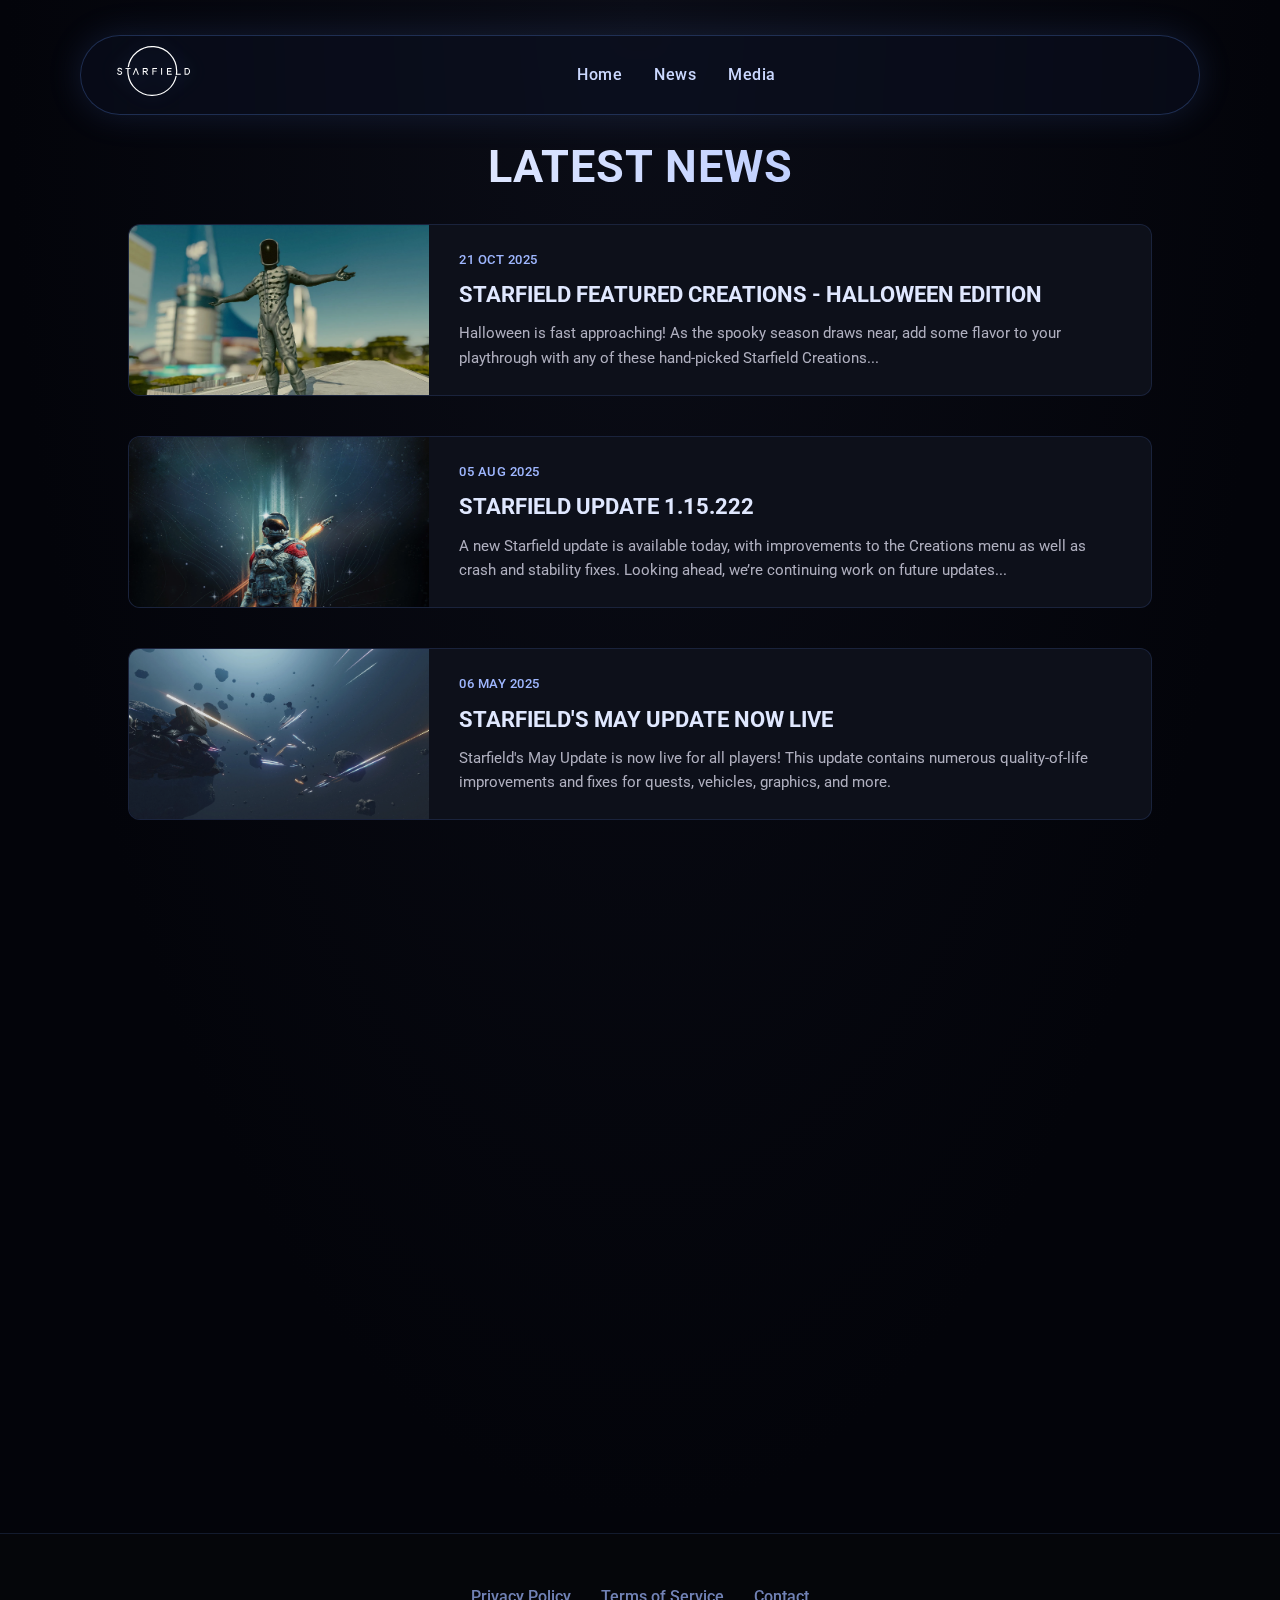
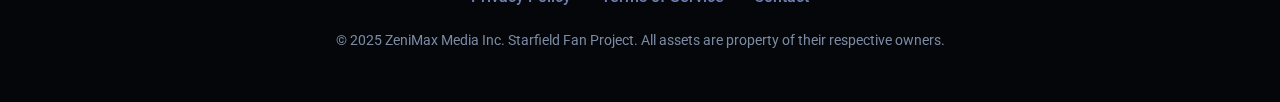
<file: pages/news.html>
<!DOCTYPE html>
<html lang="en">
<head>
    <meta charset="UTF-8" />
    <meta name="viewport" content="width=device-width, initial-scale=1.0" />
    <title>Starfield - News</title>

    <link rel="stylesheet" href="../css/base.css">
    <link rel="stylesheet" href="../css/navbar.css">
    <link rel="stylesheet" href="../css/style.css">
    <link rel="stylesheet" href="../css/factions.css">
    <link rel="stylesheet" href="../css/news.css">
    <link rel="stylesheet" href="../css/footer.css">

    <script src="../js/main.js" defer></script>
</head>

<body>
    <header class="navbar" id="navbar"></header>

    <section class="news-page">
        <div class="news-container">
            <h1 class="section-title">Latest News</h1>

            <div class="news-grid">

                <article class="news-card fade-up">
                    <div class="news-card-image">
                        <img src="../asset/img/news/Starfield_LargeHero_HalloweenCreations.webp" alt="Halloween Creations">
                    </div>
                    <div class="news-card-content">
                        <span class="news-card-date">21 OCT 2025</span>
                        <h3>STARFIELD FEATURED CREATIONS - HALLOWEEN EDITION</h3>
                        <p>Halloween is fast approaching! As the spooky season draws near, add some flavor to your playthrough with any of these hand-picked Starfield Creations...</p>
                    </div>
                </article>

                <article class="news-card fade-up">
                    <div class="news-card-image">
                        <img src="../asset/img/news/LargeHero_SF_LaunchPrep_Banner.webp" alt="August Update">
                    </div>
                    <div class="news-card-content">
                        <span class="news-card-date">05 AUG 2025</span>
                        <h3>STARFIELD UPDATE 1.15.222</h3>
                        <p>A new Starfield update is available today, with improvements to the Creations menu as well as crash and stability fixes. Looking ahead, we’re continuing work on future updates...</p>
                    </div>
                </article>

                <article class="news-card fade-up">
                    <div class="news-card-image">
                        <img src="../asset/img/news/LargeHero_WatchTower.webp" alt="May Update">
                    </div>
                    <div class="news-card-content">
                        <span class="news-card-date">06 MAY 2025</span>
                        <h3>STARFIELD'S MAY UPDATE NOW LIVE</h3>
                        <p>Starfield's May Update is now live for all players! This update contains numerous quality-of-life improvements and fixes for quests, vehicles, graphics, and more.</p>
                    </div>
                </article>

                <article class="news-card fade-up">
                    <div class="news-card-image">
                        <img src="../asset/img/news/Starfield_LonestarLunarPartnership_1920x1080.webp" alt="Starfield x Lonestar">
                    </div>
                    <div class="news-card-content">
                        <span class="news-card-date">07 FEB 2025</span>
                        <h3>STARFIELD X LONESTAR</h3>
                        <p>This year, Starfield and Lonestar are partnering to invite one lucky fan to witness the launch of Lonestar’s Freedom mission, the first off-planetary data center on the Moon. Learn more...</p>
                    </div>
                </article>

                <article class="news-card fade-up">
                    <div class="news-card-image">
                        <img src="../asset/img/news/LargeHero_Starfield_NovUpdate_Banner.webp" alt="November Update">
                    </div>
                    <div class="news-card-content">
                        <span class="news-card-date">19 NOV 2024</span>
                        <h3>STARFIELD'S NOVEMBER UPDATE IS NOW LIVE</h3>
                        <p>A new update for Starfield goes live today. With this update comes two new free Creations, including a brand-new land vehicle, improvements and fixes to Starfield...</p>
                    </div>
                </article>

                <article class="news-card fade-up">
                    <div class="news-card-image">
                        <img src="../asset/img/news/LargeHero_Starfield_Nov_Banner.webp " alt="Shattered Space Expansion">
                    </div>
                    <div class="news-card-content">
                        <span class="news-card-date">30 SEP 2024</span>
                        <h3>STARFIELD'S SHATTERED SPACE EXPANSION IS AVAILABLE NOW</h3>
                        <p>Shattered Space is available now! Check out the launch trailer here.</p>
                    </div>
                </article>

            </div>
        </div>
    </section>

    <footer class="footer" id="footer-placeholder"></footer>


</body>
</html>
</file>
<file: css/navbar.css>
/* ================= NAVBAR ================= */

.nav-container {
  pointer-events: none;
  display: flex;
  justify-content: center;
  position: fixed;
  top: 35px;
  width: 100%;
  z-index: 1000;
  transition: top 0.4s ease;
}

.nav-container.nav-scrolled {
  top: 10px;
}

/* === NAV INNER === */
.nav-inner {
  pointer-events: all;
  display: flex;
  justify-content: space-between;
  align-items: center;

  margin-inline: auto;
  padding: 14px 36px;
  width: calc(100% - 160px);
  max-width: 1280px;
  height: 80px;

  background: rgba(12, 15, 30, 0.5);
  backdrop-filter: blur(16px) saturate(160%);
  border: 1px solid rgba(100, 150, 255, 0.25);
  border-radius: 50px;

  box-shadow: 0 0 35px rgba(100, 150, 255, 0.15);
  transition: all 0.4s ease;
}

.nav-inner:hover {
  border-color: rgba(140, 180, 255, 0.4);
  box-shadow: 0 0 25px rgba(100, 150, 255, 0.25);
}

/* === NAVBAR LOGO === */
.nav-left .logo {
  display: flex;
  align-items: center;
  gap: 10px;
}

.logo-icon {
  width: auto;
  height: 50px;
  filter: invert(100%) drop-shadow(0 0 10px rgba(120, 180, 255, 0.4));
}

.logo span {
  font-size: 1.3rem;
  font-weight: 600;
  color: #dbe9ff;
  text-shadow: 0 0 12px rgba(80, 130, 255, 0.4);
}

/* === NAV LINKS === */
.nav-links {
  display: flex;
  list-style: none;
  gap: 32px;
}

.nav-links a {
  text-decoration: none;
  color: #cbd8ff;
  font-weight: 500;
  letter-spacing: 0.5px;
  transition: 0.3s ease;
  position: relative;
}

.nav-links a::after {
  content: "";
  position: absolute;
  bottom: -6px;
  left: 0;
  width: 0%;
  height: 2px;
  background: linear-gradient(90deg, #7aa2ff, #c4e1ff);
  border-radius: 4px;
  transition: width 0.9s ease;
}

.nav-links a:hover {
  color: #ffffff;
  text-shadow: 0 0 6px rgba(120, 180, 255, 0.5);
}

.nav-links a:hover::after {
  width: 100%;
}

/* === RESPONSIVE (MOBILE) === */
.menu-toggle {
  display: none;
  flex-direction: column;
  gap: 5px;
  cursor: pointer;
  z-index: 1001;
}

.menu-toggle .bar {
  width: 25px;
  height: 3px;
  background-color: #cbd8ff;
  border-radius: 3px;
  transition: all 0.3s ease;
}

@media (max-width: 900px) {
  .menu-toggle {
    display: flex;
  }

  .nav-links {
    display: none;
    position: absolute;
    top: 80px;
    left: 0;
    right: 0;
    width: 90%;
    margin-inline: auto;

    flex-direction: column;
    align-items: center;
    gap: 20px;
    padding: 30px 20px;

    background: rgba(20, 25, 50, 0.9);
    backdrop-filter: blur(10px) saturate(160%);
    border: 1px solid rgba(140, 180, 255, 0.4);
    border-radius: 20px;
  }

  .nav-links.active {
    display: flex;
  }

  .menu-toggle.active .bar:nth-child(1) {
    transform: translateY(8px) rotate(45deg);
  }
  .menu-toggle.active .bar:nth-child(2) {
    opacity: 0;
  }
  .menu-toggle.active .bar:nth-child(3) {
    transform: translateY(-8px) rotate(-45deg);
  }
}
</file>
<file: css/style.css>
/* ===============================
   🌌 STYLE.CSS – STARFIELD MAIN PAGE
   =============================== */

/* ===== HERO SECTION ===== */
.hero {
  position: relative;
  height: 100vh;
  overflow: hidden;
  display: flex;
  align-items: center;
  justify-content: center;
  text-align: center;
}

.hero-video {
  position: absolute;
  top: 0;
  left: 0;
  width: 100%;
  height: 100%;
  object-fit: cover;
  z-index: 0;
}

.hero::after {
  content: "";
  position: absolute;
  bottom: 0;
  left: 0;
  width: 100%;
  height: 200px;
  background: linear-gradient(to top, #0b0d15 0%, transparent 100%);
  z-index: 1;
  pointer-events: none;
}

.hero-content {
  position: relative;
  z-index: 2;
  max-width: 800px;
  padding: 0 20px;
}

.hero-content h1 {
  font-size: 4rem;
  font-weight: 700;
  color: #ffffff;
  text-shadow: 0 2px 8px rgba(0, 0, 0, 0.5);
}

.hero-content p {
  margin-top: 1rem;
  font-size: 1.2rem;
  color: rgba(255, 255, 255, 0.9);
  letter-spacing: 0.5px;
  text-shadow: 0 1px 4px rgba(0, 0, 0, 0.4);
}

/* ===== FADE-UP ANIMATION ===== */
.fade-up {
  opacity: 0;
  transform: translateY(40px);
  transition: opacity 0.8s ease, transform 0.8s ease;
}

.fade-up.visible {
  opacity: 1;
  transform: translateY(0);
}
</file>
<file: css/factions.css>
/* ===============================
   ⚔️ FACTIONS SECTION (TAB SYSTEM)
   =============================== */

.factions {
  padding: 100px 10%;
  background: radial-gradient(circle at center, #05060a 0%, #0b0d15 100%);
}

.section-title {
  text-align: center;
  font-size: 2.8rem;
  letter-spacing: 1px;
  margin-bottom: 60px;
  text-transform: uppercase;
  background: linear-gradient(to right, #ffffff, #9fb7ff);
  -webkit-background-clip: text;
  -webkit-text-fill-color: transparent;
}

/* 1. Navigasi Tab (Logo) */
.faction-tabs {
  display: flex;
  justify-content: center;
  align-items: center;
  gap: 30px;
  margin-bottom: 60px;
  padding-bottom: 30px;
  border-bottom: 1px solid rgba(100, 150, 255, 0.15);
}

.faction-tab-btn {
  background: none;
  border: 2px solid transparent;
  border-radius: 16px;
  padding: 15px;
  cursor: pointer;
  opacity: 0.5;
  transition: all 0.3s ease;
}

.faction-tab-btn img {
  width: 80px;
  height: 80px;
  object-fit: contain;
}

.faction-tab-btn:hover {
  opacity: 0.8;
  background: rgba(100, 150, 255, 0.05);
  border-color: rgba(100, 150, 255, 0.2);
}

.faction-tab-btn.active {
  opacity: 1;
  transform: scale(1.05);
  border-color: rgba(100, 150, 255, 0.3);
  background: rgba(100, 150, 255, 0.1);
}

/* 2. Kontainer Konten (Wrapper) */
.faction-content-wrapper {
  position: relative;
  min-height: 350px;
}

/* 3. Konten Faksi */
.faction-content {
  display: flex;
  align-items: center;
  justify-content: space-between;
  gap: 60px;
  opacity: 1;
  position: absolute;
  width: 100%;
  transition: opacity 0.4s ease-in-out;
}

.faction-content.hidden {
  opacity: 0;
  pointer-events: none;
  position: absolute;
}

/* Styling di dalam konten */
.faction-image {
  flex: 0 0 400px;
  display: flex;
  justify-content: center;
  align-items: center;
}

.faction-image img {
  width: 250px;
  height: 250px;
  object-fit: contain;
  transition: transform 0.4s ease;
}

.faction-info {
  flex: 1;
  padding: 20px 30px;
}

.faction-info h3 {
  font-size: 2rem;
  letter-spacing: 0.5px;
  margin-bottom: 15px;
  text-transform: uppercase;
  color: #b9c7ff;
}

.faction-info p {
  font-size: 1rem;
  line-height: 1.8;
  color: #d1d1d1;
  max-width: 500px;
}

/* Responsive */
@media (max-width: 900px) {
  .faction-tabs {
    gap: 15px;
  }
  .faction-tab-btn img {
    width: 60px;
    height: 60px;
  }

  .faction-content {
    flex-direction: column;
    text-align: center;
    gap: 30px;
  }

  .faction-image {
    flex: none;
    width: 100%;
    margin-bottom: 0;
  }

  .faction-image img {
    width: 150px;
    height: 150px;
  }

  .faction-info p {
    max-width: none;
  }
}
</file>
<file: css/news.css>
/* ===============================
   📰 NEWS PAGE
   =============================== */

.news-page {
  padding: 140px 10% 100px 10%;
  background: radial-gradient(ellipse at top, #0b0d17, #03040a 70%);
  min-height: 100vh;
}

.news-container {
  max-width: 100dvw;
  margin-inline: auto;
}

.news-grid {
  display: grid;
  grid-template-columns: 1fr;
  gap: 40px;
  margin-top: -30px;
}

/* === News Card === */
.news-card {
  display: flex;
  background: #0d101a;
  border: 1px solid rgba(100, 150, 255, 0.15);
  border-radius: 12px;
  overflow: hidden;
  transition: transform 0.3s ease, box-shadow 0.3s ease;
}

.news-card:hover {
  transform: translateY(-5px);
  box-shadow: 0 10px 30px rgba(100, 150, 255, 0.1);
  border-color: rgba(100, 150, 255, 0.3);
  cursor: pointer;
}

/* Gambar Kartu */
.news-card-image {
  flex: 0 0 300px;
  max-height: 220px;
}

.news-card-image img {
  width: 100%;
  height: 100%;
  object-fit: cover;
  filter: brightness(0.9);
}

/* Konten Kartu (Teks) */
.news-card-content {
  padding: 25px 30px;
  flex: 1;
}

.news-card-date {
  font-size: 0.8rem;
  font-weight: 500;
  color: #9fb7ff;
  letter-spacing: 0.5px;
  text-transform: uppercase;
  margin-bottom: 10px;
  display: block;
}

.news-card-content h3 {
  font-size: 1.4rem;
  font-weight: 700;
  color: #e0e8ff;
  margin-bottom: 12px;
  line-height: 1.3;
}

.news-card-content p {
  font-size: 0.95rem;
  color: #c1c1d1;
  line-height: 1.6;
}

/* === Responsive === */
@media (max-width: 768px) {
  .news-page {
    padding: 120px 5% 80px 5%;
  }

  .news-card {
    flex-direction: column;
  }

  .news-card-image {
    flex-basis: 200px;
    width: 100%;
    max-height: 200px;
  }

  .news-card-content {
    padding: 20px;
  }

  .news-card-content h3 {
    font-size: 1.2rem;
  }
}
</file>
<file: css/footer.css>
/* File: /css/footer.css */
.footer {
  padding: 50px 10%;
  background: #05060a; /* Warna dark-space yang sangat gelap */
  border-top: 1px solid rgba(100, 150, 255, 0.15);
  text-align: center;
}

.footer-links {
  margin-bottom: 20px;
  display: flex;
  justify-content: center;
  gap: 30px;
}

/* .footer-links a {
  color: #9fb7ff;
  font-weight: 500;
  text-decoration: none;
  opacity: 0.7;
  transition: opacity 0.3s ease;
}

.footer-links a:hover {
  opacity: 1;
} */

.footer-links span {
  color: #9fb7ff;
  font-weight: 500;
  text-decoration: none;
  opacity: 0.7;
  transition: opacity 0.3s ease;
}

.footer-links span:hover {
  opacity: 1;
}


.footer-copyright {
  color: #7a8ba3;
  font-size: 0.9rem;
  line-height: 1.6;
}
</file>
<file: css/base.css>
/* ================= GLOBAL BASE CSS PRESET ================= */

@import url('https://fonts.googleapis.com/css2?family=Roboto:wght@100..900&display=swap');

*{
    box-sizing: border-box;
    padding: 0;
    margin: 0;
}

html {
    scroll-behavior: smooth;
}

body {
  font-family: "Roboto", system-ui, sans-serif;
  background-color: #0b0c10;
  color: #ffffff;
  line-height: 1.6;
  overflow-x: hidden;
}

h1, h2, h3, h4, h5, h6 {
  font-weight: 700;
  line-height: 1.2;
}

p {
  opacity: 0.9;
}

a {
  color: inherit;
  text-decoration: none;
  transition: opacity 0.2s ease;
}

a:hover {
  opacity: 0.7;
}
</file>
